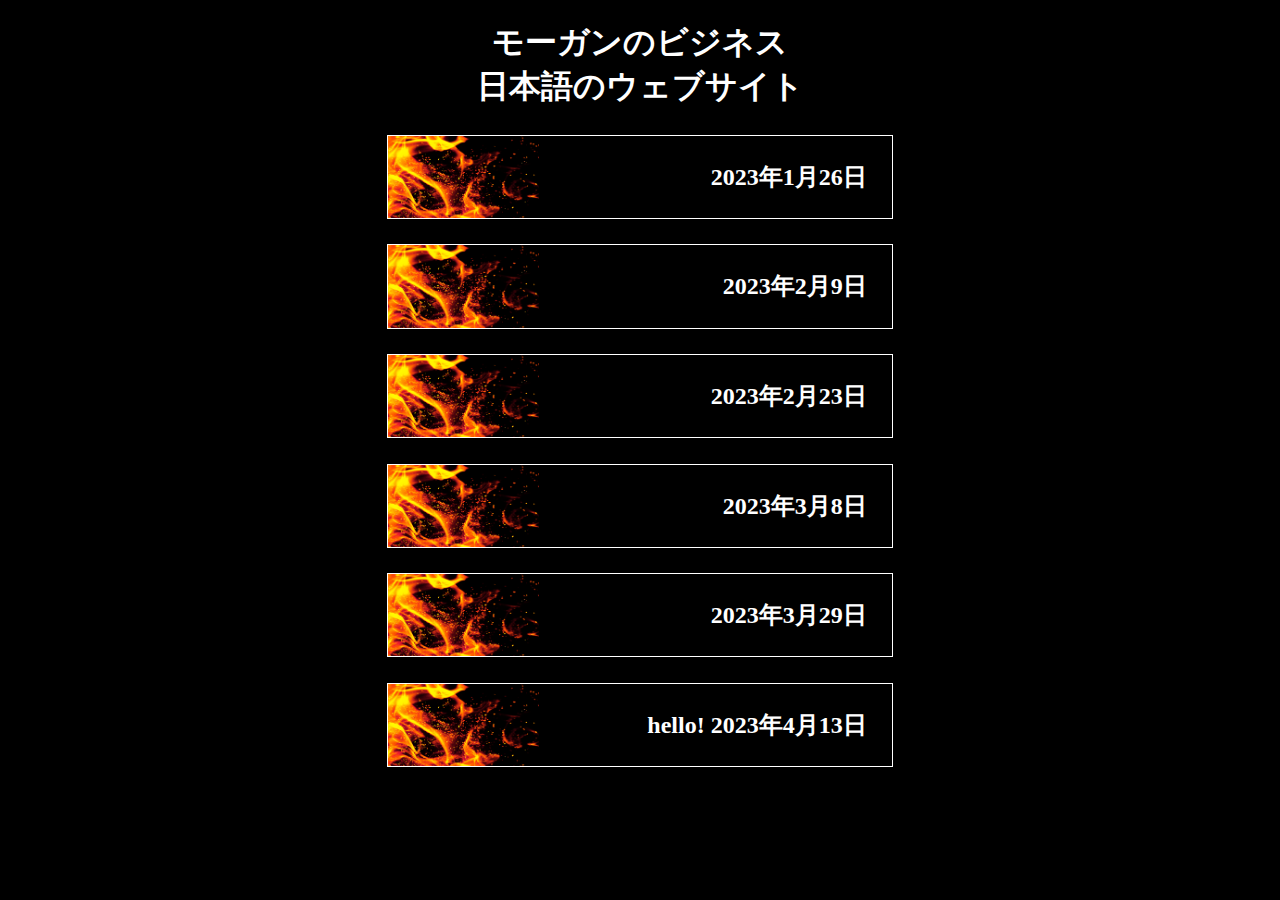
<file: index.html>
<!DOCTYPE html>
<link rel="icon" href="./images/icon1.png">
<html>
    <head>
        <link rel="stylesheet" href="./main.css">
    </head>
    <body>
        <h1>モーガンのビジネス<br>日本語のウェブサイト</h1>
        <div class="postBtn">
            <a href="./blogPost/240126.html">2023年1月26日</a>
        </div>
        <div class="postBtn">
            <a href="./blogPost/240209.html">2023年2月9日</a>
        </div>
        <div class="postBtn">
            <a href="./blogPost/240223.html">2023年2月23日</a>
        </div>
        <div class="postBtn">
            <a href="./blogPost/240308.html">2023年3月8日</a>
        </div>
        <div class="postBtn">
            <a href="./blogPost/240329.html">2023年3月29日</a>
        </div>
        <div class="postBtn">
            <a href="./blogPost/240412.html">hello! 2023年4月13日</a>
        </div>
    </body>
</html>
</file>
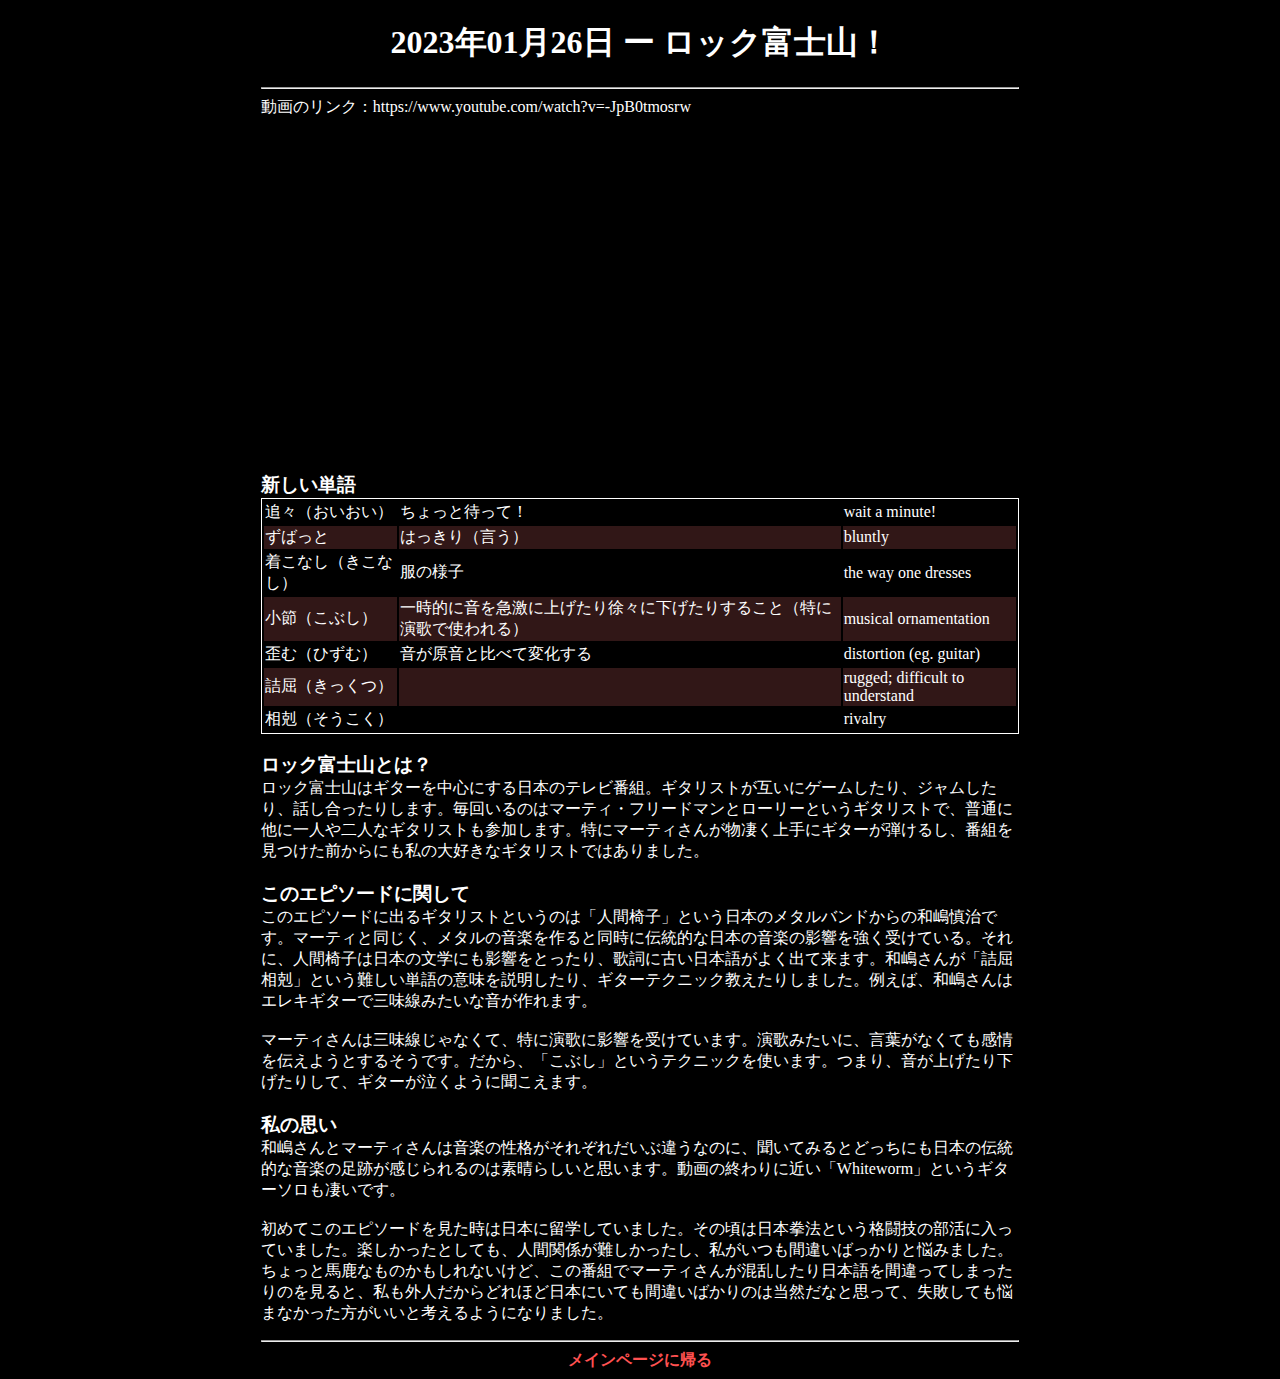
<file: blogPost/230126.html>
<!DOCTYPE html>
<html>
    <head>
        <link rel="stylesheet" href="./post.css">
    </head>
    <body>
        <h1>2023年01月26日 ー ロック富士山！</h1>
        <hr>
        <div class="body">
            <!-- <p style="color:red;font-weight: bolder;">このポストはまだ完成していない</p> -->
            <p>動画のリンク：https://www.youtube.com/watch?v=-JpB0tmosrw</p>
            <!-- video embed -->
            <iframe width="560" height="315" src="https://www.youtube.com/embed/-JpB0tmosrw?si=8hXaUTAEzGcLlnOW" title="YouTube video player" frameborder="0" allow="accelerometer; autoplay; clipboard-write; encrypted-media; gyroscope; picture-in-picture; web-share" allowfullscreen></iframe>
            <!-- vocab table -->
            <h3>新しい単語</h3>
            <table>
                <tr>
                    <td>追々（おいおい）</td>
                    <td>ちょっと待って！</td>
                    <td>wait a minute!</td>
                </tr>
                <tr>
                    <td>ずばっと</td>
                    <td>はっきり（言う）</td>
                    <td>bluntly</td>
                </tr>
                <tr>
                    <td>着こなし（きこなし）</td>
                    <td>服の様子</td>
                    <td>the way one dresses</td>
                </tr>
                <tr>
                    <td>小節（こぶし）</td>
                    <td>一時的に音を急激に上げたり徐々に下げたりすること（特に演歌で使われる）</td>
                    <td>musical ornamentation</td>
                </tr>
                <tr>
                    <td>歪む（ひずむ）</td>
                    <td>音が原音と比べて変化する</td>
                    <td>distortion (eg. guitar)</td>
                </tr>
                <tr>
                    <td>詰屈（きっくつ）</td>
                    <td></td>
                    <td>rugged; difficult to understand</td>
                </tr>
                <tr>
                    <td>相剋（そうこく）</td>
                    <td></td>
                    <td>rivalry</td>
                </tr>
            </table>
            <h3>ロック富士山とは？</h3>
            <p>
                ロック富士山はギターを中心にする日本のテレビ番組。ギタリストが互いにゲームしたり、ジャムしたり、話し合ったりします。毎回いるのはマーティ・フリードマンとローリーというギタリストで、普通に他に一人や二人なギタリストも参加します。特にマーティさんが物凄く上手にギターが弾けるし、番組を見つけた前からにも私の大好きなギタリストではありました。
            </p>
            <h3>このエピソードに関して</h3>
            <p>
                このエピソードに出るギタリストというのは「人間椅子」という日本のメタルバンドからの和嶋慎治です。マーティと同じく、メタルの音楽を作ると同時に伝統的な日本の音楽の影響を強く受けている。それに、人間椅子は日本の文学にも影響をとったり、歌詞に古い日本語がよく出て来ます。和嶋さんが「詰屈相剋」という難しい単語の意味を説明したり、ギターテクニック教えたりしました。例えば、和嶋さんはエレキギターで三味線みたいな音が作れます。
                <br><br>
                マーティさんは三味線じゃなくて、特に演歌に影響を受けています。演歌みたいに、言葉がなくても感情を伝えようとするそうです。だから、「こぶし」というテクニックを使います。つまり、音が上げたり下げたりして、ギターが泣くように聞こえます。
            </p>
            <h3>私の思い</h3>
            <p>
                和嶋さんとマーティさんは音楽の性格がそれぞれだいぶ違うなのに、聞いてみるとどっちにも日本の伝統的な音楽の足跡が感じられるのは素晴らしいと思います。動画の終わりに近い「Whiteworm」というギターソロも凄いです。
                <br><br>
                初めてこのエピソードを見た時は日本に留学していました。その頃は日本拳法という格闘技の部活に入っていました。楽しかったとしても、人間関係が難しかったし、私がいつも間違いばっかりと悩みました。ちょっと馬鹿なものかもしれないけど、この番組でマーティさんが混乱したり日本語を間違ってしまったりのを見ると、私も外人だからどれほど日本にいても間違いばかりのは当然だなと思って、失敗しても悩まなかった方がいいと考えるようになりました。
            </p>
        </div>
        <hr>
        <div class="returnBtn">
            <a href="../index.html">メインページに帰る</a>
        </div>
    </body>
</html>
</file>
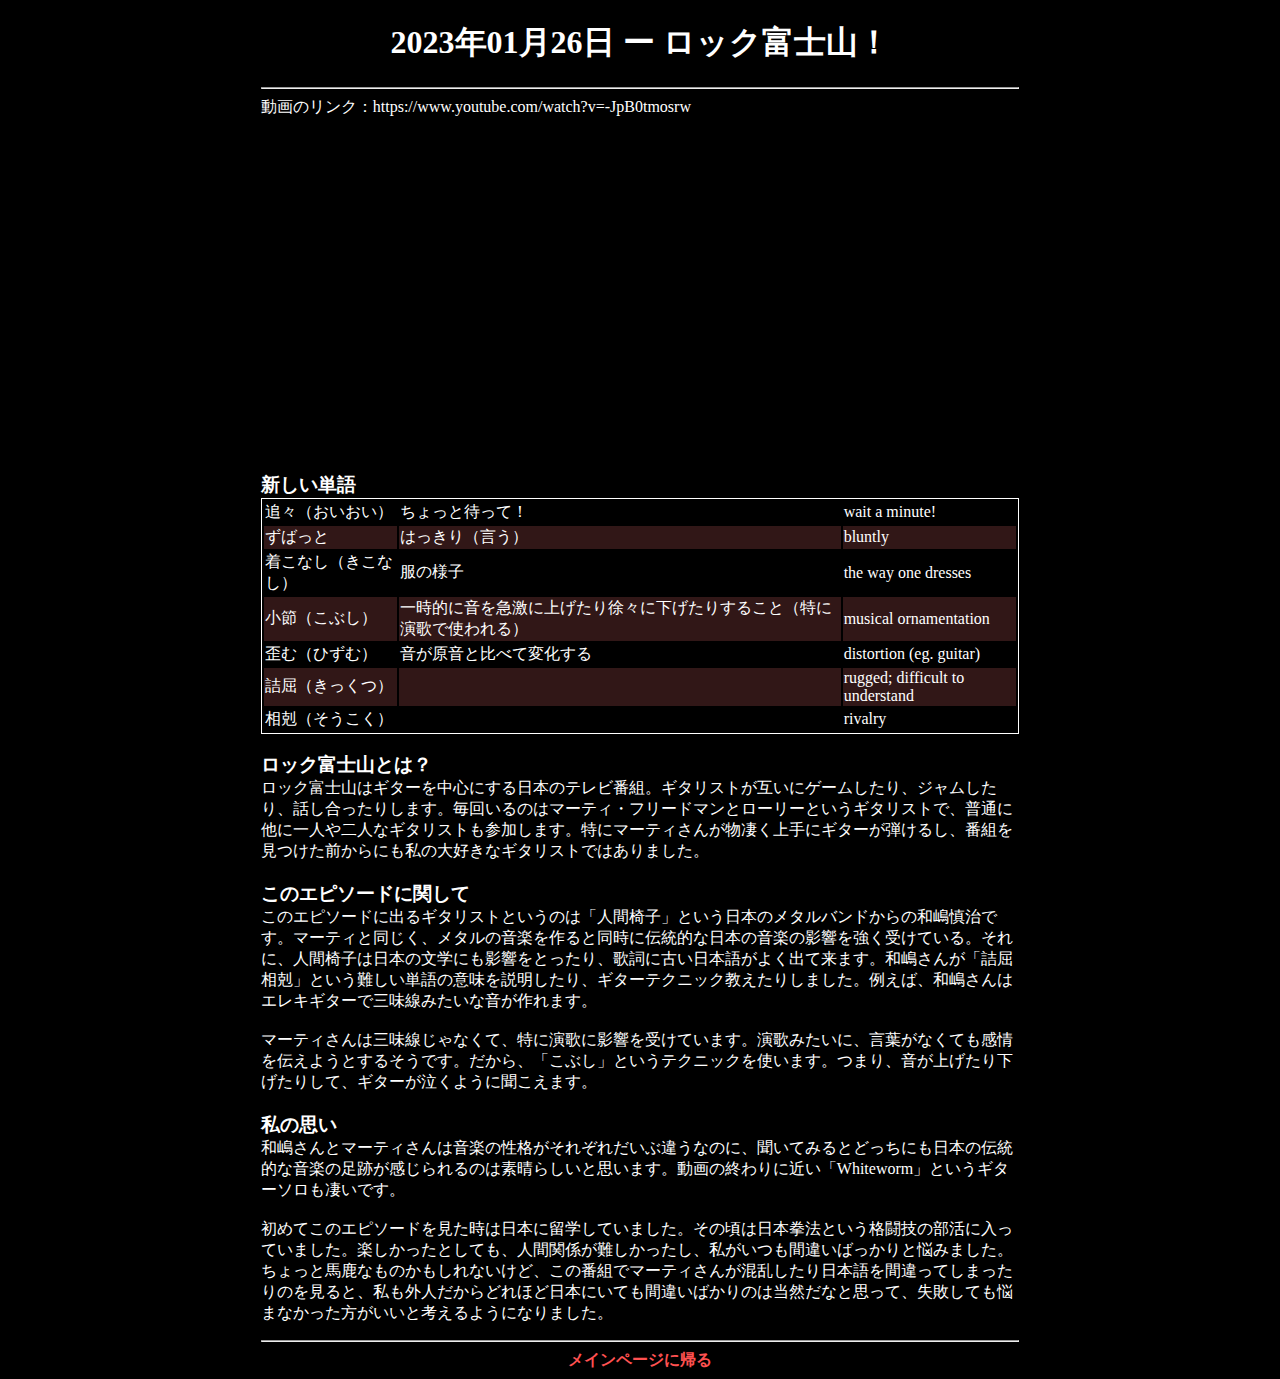
<file: blogPost/240126.html>
<!DOCTYPE html>
<link rel="icon" href="../images/icon1.png">
<html>
    <head>
        <link rel="stylesheet" href="./post.css">
    </head>
    <body>
        <h1>2023年01月26日 ー ロック富士山！</h1>
        <hr>
        <div class="body">
            <!-- <p style="color:red;font-weight: bolder;">このポストはまだ完成していない</p> -->
            <p>動画のリンク：https://www.youtube.com/watch?v=-JpB0tmosrw</p>
            <!-- video embed -->
            <iframe width="560" height="315" src="https://www.youtube.com/embed/-JpB0tmosrw?si=8hXaUTAEzGcLlnOW" title="YouTube video player" frameborder="0" allow="accelerometer; autoplay; clipboard-write; encrypted-media; gyroscope; picture-in-picture; web-share" allowfullscreen></iframe>
            <!-- vocab table -->
            <h3>新しい単語</h3>
            <table>
                <tr>
                    <td>追々（おいおい）</td>
                    <td>ちょっと待って！</td>
                    <td>wait a minute!</td>
                </tr>
                <tr>
                    <td>ずばっと</td>
                    <td>はっきり（言う）</td>
                    <td>bluntly</td>
                </tr>
                <tr>
                    <td>着こなし（きこなし）</td>
                    <td>服の様子</td>
                    <td>the way one dresses</td>
                </tr>
                <tr>
                    <td>小節（こぶし）</td>
                    <td>一時的に音を急激に上げたり徐々に下げたりすること（特に演歌で使われる）</td>
                    <td>musical ornamentation</td>
                </tr>
                <tr>
                    <td>歪む（ひずむ）</td>
                    <td>音が原音と比べて変化する</td>
                    <td>distortion (eg. guitar)</td>
                </tr>
                <tr>
                    <td>詰屈（きっくつ）</td>
                    <td></td>
                    <td>rugged; difficult to understand</td>
                </tr>
                <tr>
                    <td>相剋（そうこく）</td>
                    <td></td>
                    <td>rivalry</td>
                </tr>
            </table>
            <h3>ロック富士山とは？</h3>
            <p>
                ロック富士山はギターを中心にする日本のテレビ番組。ギタリストが互いにゲームしたり、ジャムしたり、話し合ったりします。毎回いるのはマーティ・フリードマンとローリーというギタリストで、普通に他に一人や二人なギタリストも参加します。特にマーティさんが物凄く上手にギターが弾けるし、番組を見つけた前からにも私の大好きなギタリストではありました。
            </p>
            <h3>このエピソードに関して</h3>
            <p>
                このエピソードに出るギタリストというのは「人間椅子」という日本のメタルバンドからの和嶋慎治です。マーティと同じく、メタルの音楽を作ると同時に伝統的な日本の音楽の影響を強く受けている。それに、人間椅子は日本の文学にも影響をとったり、歌詞に古い日本語がよく出て来ます。和嶋さんが「詰屈相剋」という難しい単語の意味を説明したり、ギターテクニック教えたりしました。例えば、和嶋さんはエレキギターで三味線みたいな音が作れます。
                <br><br>
                マーティさんは三味線じゃなくて、特に演歌に影響を受けています。演歌みたいに、言葉がなくても感情を伝えようとするそうです。だから、「こぶし」というテクニックを使います。つまり、音が上げたり下げたりして、ギターが泣くように聞こえます。
            </p>
            <h3>私の思い</h3>
            <p>
                和嶋さんとマーティさんは音楽の性格がそれぞれだいぶ違うなのに、聞いてみるとどっちにも日本の伝統的な音楽の足跡が感じられるのは素晴らしいと思います。動画の終わりに近い「Whiteworm」というギターソロも凄いです。
                <br><br>
                初めてこのエピソードを見た時は日本に留学していました。その頃は日本拳法という格闘技の部活に入っていました。楽しかったとしても、人間関係が難しかったし、私がいつも間違いばっかりと悩みました。ちょっと馬鹿なものかもしれないけど、この番組でマーティさんが混乱したり日本語を間違ってしまったりのを見ると、私も外人だからどれほど日本にいても間違いばかりのは当然だなと思って、失敗しても悩まなかった方がいいと考えるようになりました。
            </p>
        </div>
        <hr>
        <div class="returnBtn">
            <a href="../index.html">メインページに帰る</a>
        </div>
    </body>
</html>
</file>
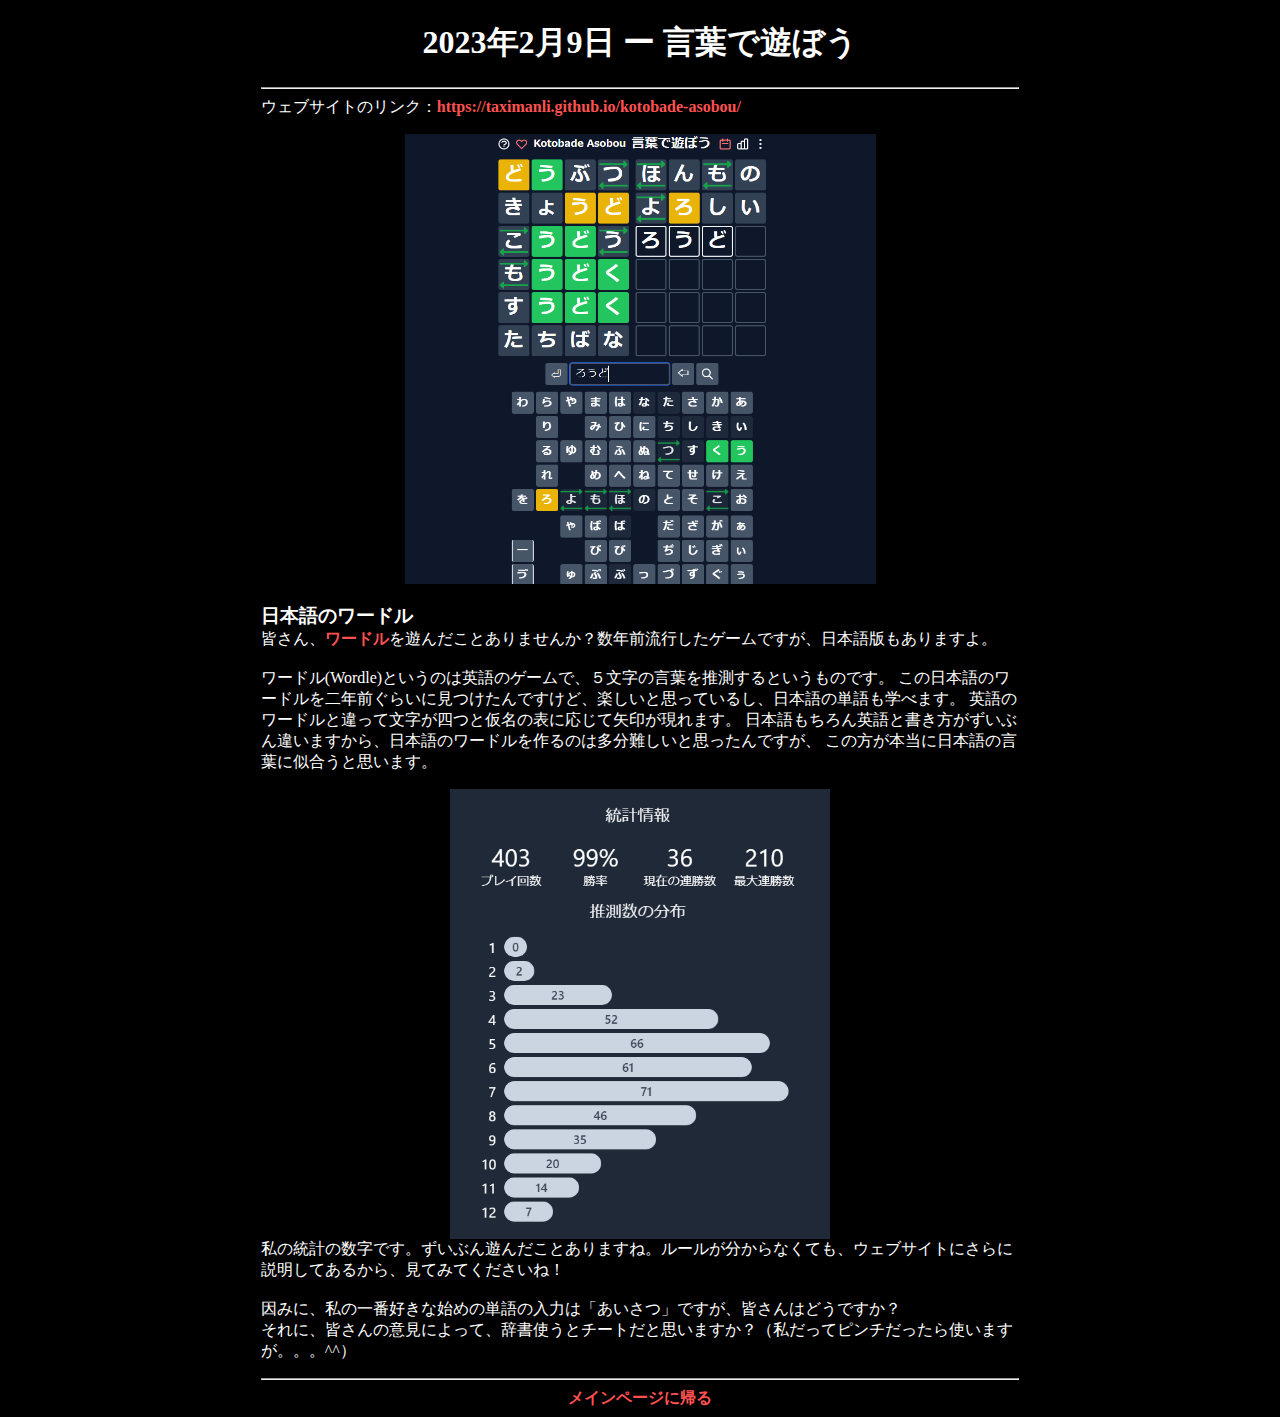
<file: blogPost/240209.html>
<!DOCTYPE html>
<link rel="icon" href="../images/icon1.png">
<html>
    <head>
        <link rel="stylesheet" href="./post.css">
    </head>
    <body>
        <h1>2023年2月9日 ー 言葉で遊ぼう</h1>
        <hr>
        <div class="body">
            <p>ウェブサイトのリンク：<a href="https://taximanli.github.io/kotobade-asobou/">https://taximanli.github.io/kotobade-asobou/</a></p>
            <img class = "mainImg" src="../images/kotobadeAsobou.png">
            <h3>日本語のワードル</h3>
            <p>
                皆さん、<a href="https://www.nytimes.com/games/wordle/index.html">ワードル</a>を遊んだことありませんか？数年前流行したゲームですが、日本語版もありますよ。
                <br><br>
                ワードル(Wordle)というのは英語のゲームで、５文字の言葉を推測するというものです。
                この日本語のワードルを二年前ぐらいに見つけたんですけど、楽しいと思っているし、日本語の単語も学べます。
                英語のワードルと違って文字が四つと仮名の表に応じて矢印が現れます。
                日本語もちろん英語と書き方がずいぶん違いますから、日本語のワードルを作るのは多分難しいと思ったんですが、
                この方が本当に日本語の言葉に似合うと思います。
            </p>
            <img class = "mainImg" src="../images/kotobaStats.png">
            <p>
                私の統計の数字です。ずいぶん遊んだことありますね。ルールが分からなくても、ウェブサイトにさらに説明してあるから、見てみてくださいね！
                <br><br>
                因みに、私の一番好きな始めの単語の入力は「あいさつ」ですが、皆さんはどうですか？
                <br>
                それに、皆さんの意見によって、辞書使うとチートだと思いますか？（私だってピンチだったら使いますが。。。^^）
            </p>
        </div>
        <hr>
        <div class="returnBtn">
            <a href="../index.html">メインページに帰る</a>
        </div>
    </body>
</html>
</file>
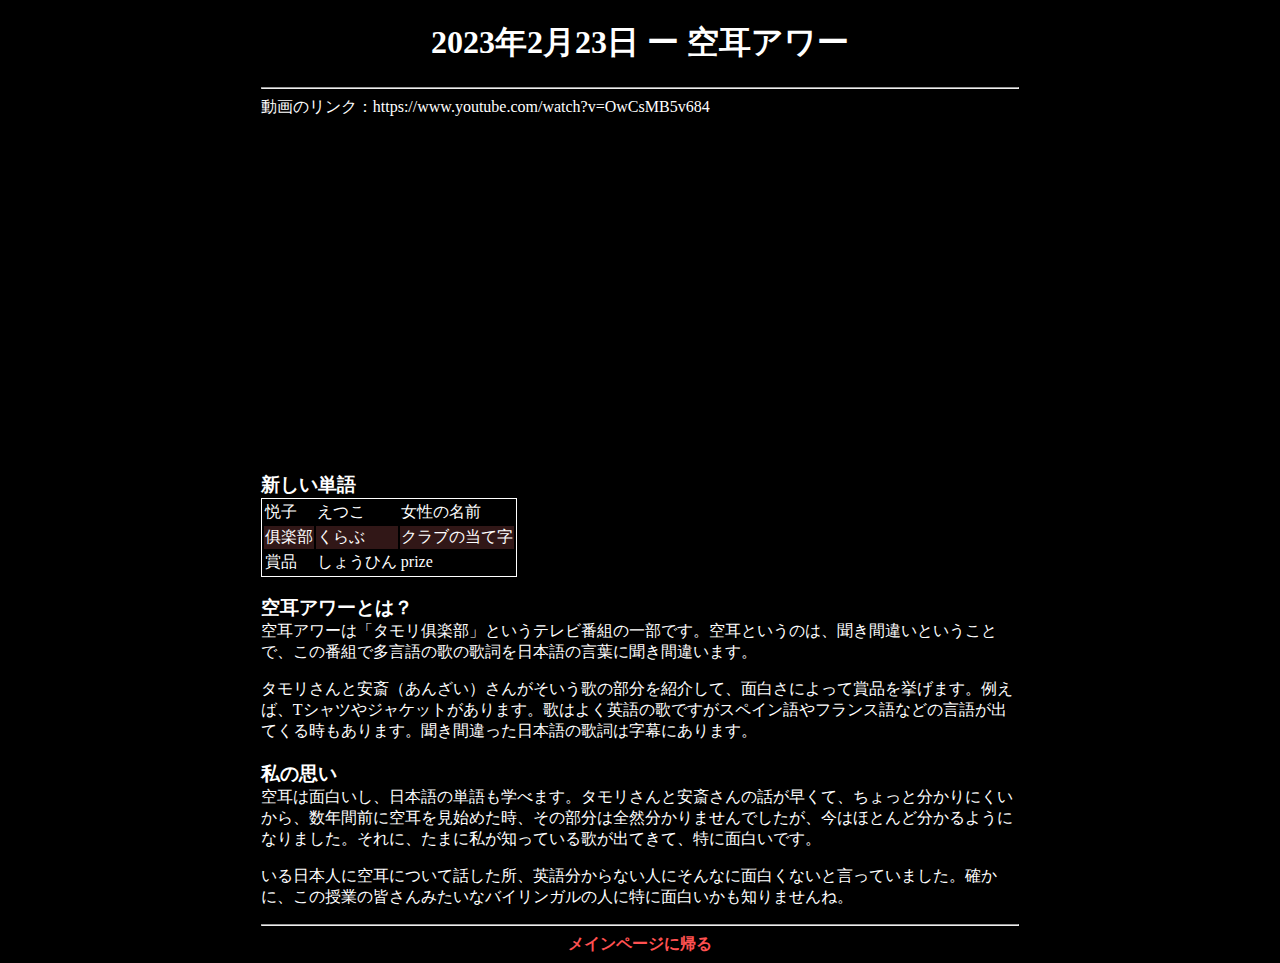
<file: blogPost/240223.html>
<!DOCTYPE html>
<link rel="icon" href="../images/icon1.png">
<html>
    <head>
        <link rel="stylesheet" href="./post.css">
    </head>
    <body>
        <h1>2023年2月23日 ー 空耳アワー</h1>
        <hr>
        <div class="body">
            <!-- <p style="color:red;font-weight: bolder;">このポストはまだ完成していない</p> -->
            <p>動画のリンク：https://www.youtube.com/watch?v=OwCsMB5v684</p>
            <!-- video embed -->
            <iframe width="560" height="315" src="https://www.youtube.com/embed/OwCsMB5v684?si=RL_-2_XP8wIQQtTq" title="YouTube video player" frameborder="0" allow="accelerometer; autoplay; clipboard-write; encrypted-media; gyroscope; picture-in-picture; web-share" allowfullscreen></iframe>
            <!-- vocab table -->
            <h3>新しい単語</h3>
            <table>
                <tr>
                    <td>悦子</td>
                    <td>えつこ</td>
                    <td>女性の名前</td>
                </tr>
                <tr>
                    <td>俱楽部</td>
                    <td>くらぶ</td>
                    <td>クラブの当て字</td>
                </tr>
                <tr>
                    <td>賞品</td>
                    <td>しょうひん</td>
                    <td>prize</td>
                </tr>
            </table>
            <h3>空耳アワーとは？</h3>
            <p>
                空耳アワーは「タモリ俱楽部」というテレビ番組の一部です。空耳というのは、聞き間違いということで、この番組で多言語の歌の歌詞を日本語の言葉に聞き間違います。
            </p>
            <p>
                タモリさんと安斎（あんざい）さんがそいう歌の部分を紹介して、面白さによって賞品を挙げます。例えば、Tシャツやジャケットがあります。歌はよく英語の歌ですがスペイン語やフランス語などの言語が出てくる時もあります。聞き間違った日本語の歌詞は字幕にあります。
            </p>
            <h3>私の思い</h3>
            <p>
                空耳は面白いし、日本語の単語も学べます。タモリさんと安斎さんの話が早くて、ちょっと分かりにくいから、数年間前に空耳を見始めた時、その部分は全然分かりませんでしたが、今はほとんど分かるようになりました。それに、たまに私が知っている歌が出てきて、特に面白いです。
            </p>
            <p>
                いる日本人に空耳について話した所、英語分からない人にそんなに面白くないと言っていました。確かに、この授業の皆さんみたいなバイリンガルの人に特に面白いかも知りませんね。
            </p>
        </div>
        <hr>
        <div class="returnBtn">
            <a href="../index.html">メインページに帰る</a>
        </div>
    </body>
</html>
</file>
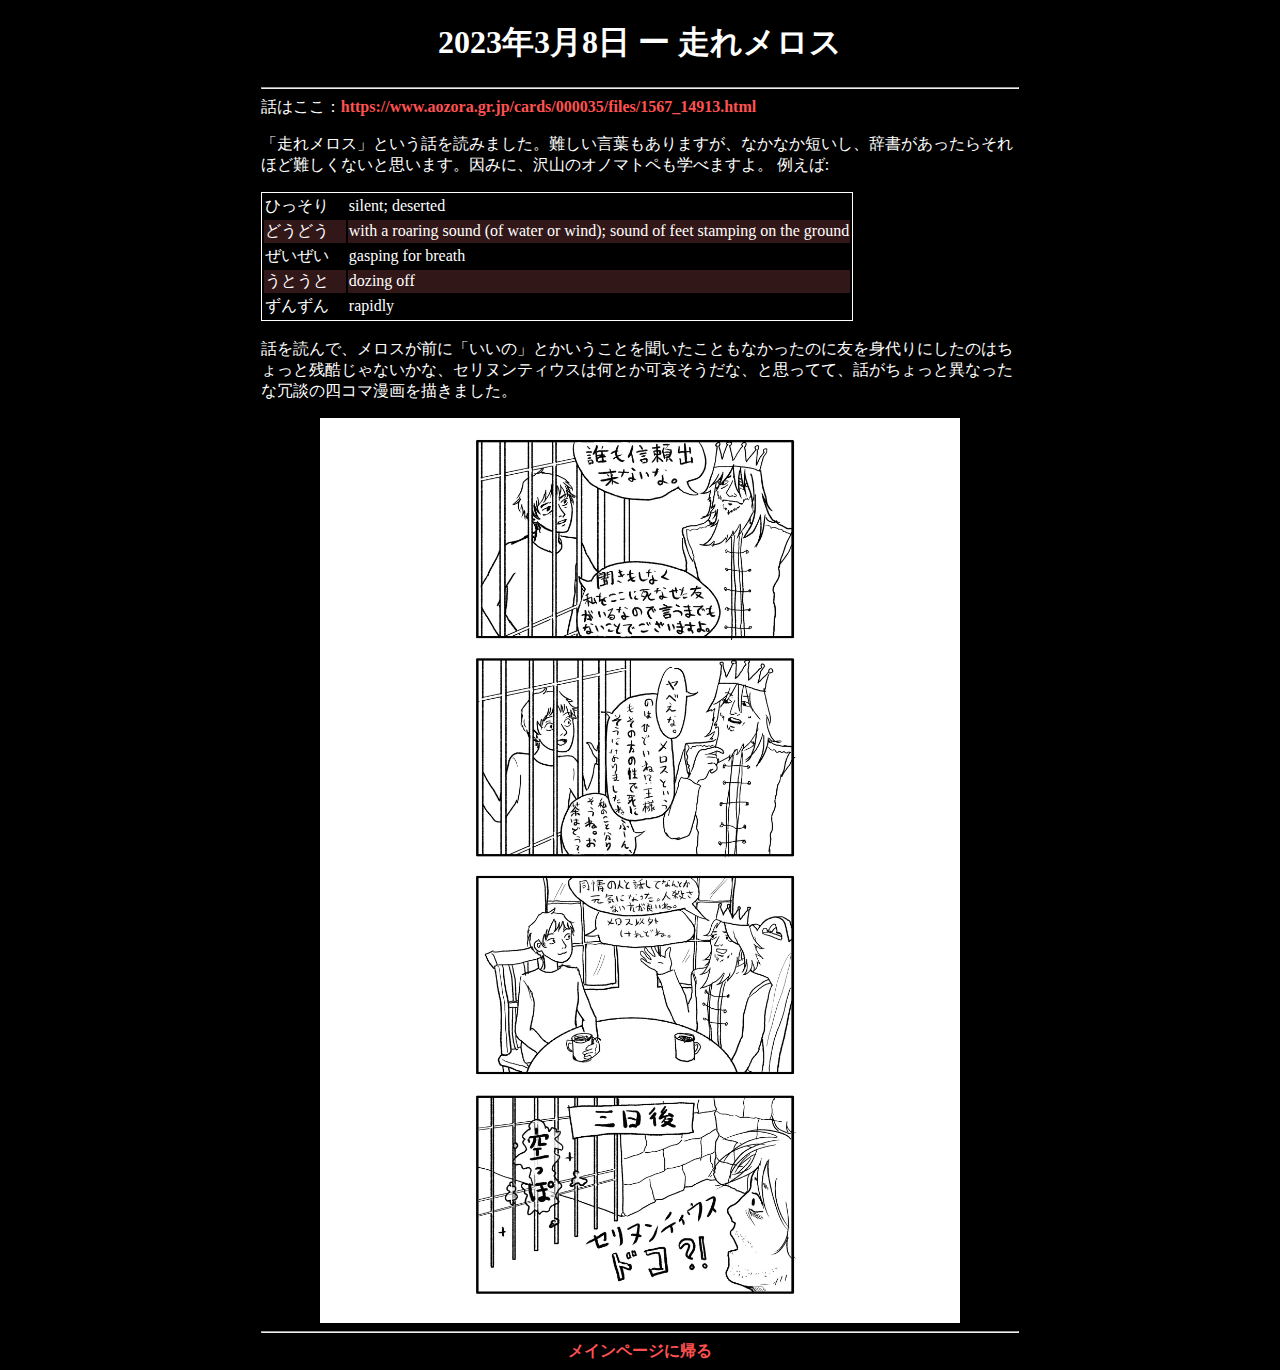
<file: blogPost/240308.html>
<!DOCTYPE html>
<link rel="icon" href="../images/icon1.png">
<html>
    <head>
        <link rel="stylesheet" href="./post.css">
    </head>
    <body>
        <h1>2023年3月8日 ー 走れメロス</h1>
        <hr>
        <div class="body">
            <!-- <p style="color:red;font-weight: bolder;">このポストはまだ完成していない</p> -->
            <p>話はここ：<a href="https://www.aozora.gr.jp/cards/000035/files/1567_14913.html">https://www.aozora.gr.jp/cards/000035/files/1567_14913.html</a></p>
            <p>
                「走れメロス」という話を読みました。難しい言葉もありますが、なかなか短いし、辞書があったらそれほど難しくないと思います。因みに、沢山のオノマトペも学べますよ。
                例えば:
            </p>
            <table>
                <tr>
                    <td>ひっそり　</td>
                    <td>silent; deserted</td>
                </tr>
                <tr>
                    <td>どうどう</td>
                    <td>with a roaring sound (of water or wind); sound of feet stamping on the ground</td>
                </tr>
                <tr>
                    <td>ぜいぜい</td>
                    <td>gasping for breath</td>
                </tr>
                <tr>
                    <td>うとうと</td>
                    <td>dozing off</td>
                </tr>
                <tr>
                    <td>ずんずん</td>
                    <td>rapidly</td>
                </tr>
            </table>
            <br>
            <p>
                話を読んで、メロスが前に「いいの」とかいうことを聞いたこともなかったのに友を身代りにしたのはちょっと残酷じゃないかな、セリヌンティウスは何とか可哀そうだな、と思ってて、話がちょっと異なったな冗談の四コマ漫画を描きました。
            </p>
            <img class = "bigImg" src="../images/Meros.jpg">
        </div>
        <hr>
        <div class="returnBtn">
            <a href="../index.html">メインページに帰る</a>
        </div>
    </body>
</html>
</file>
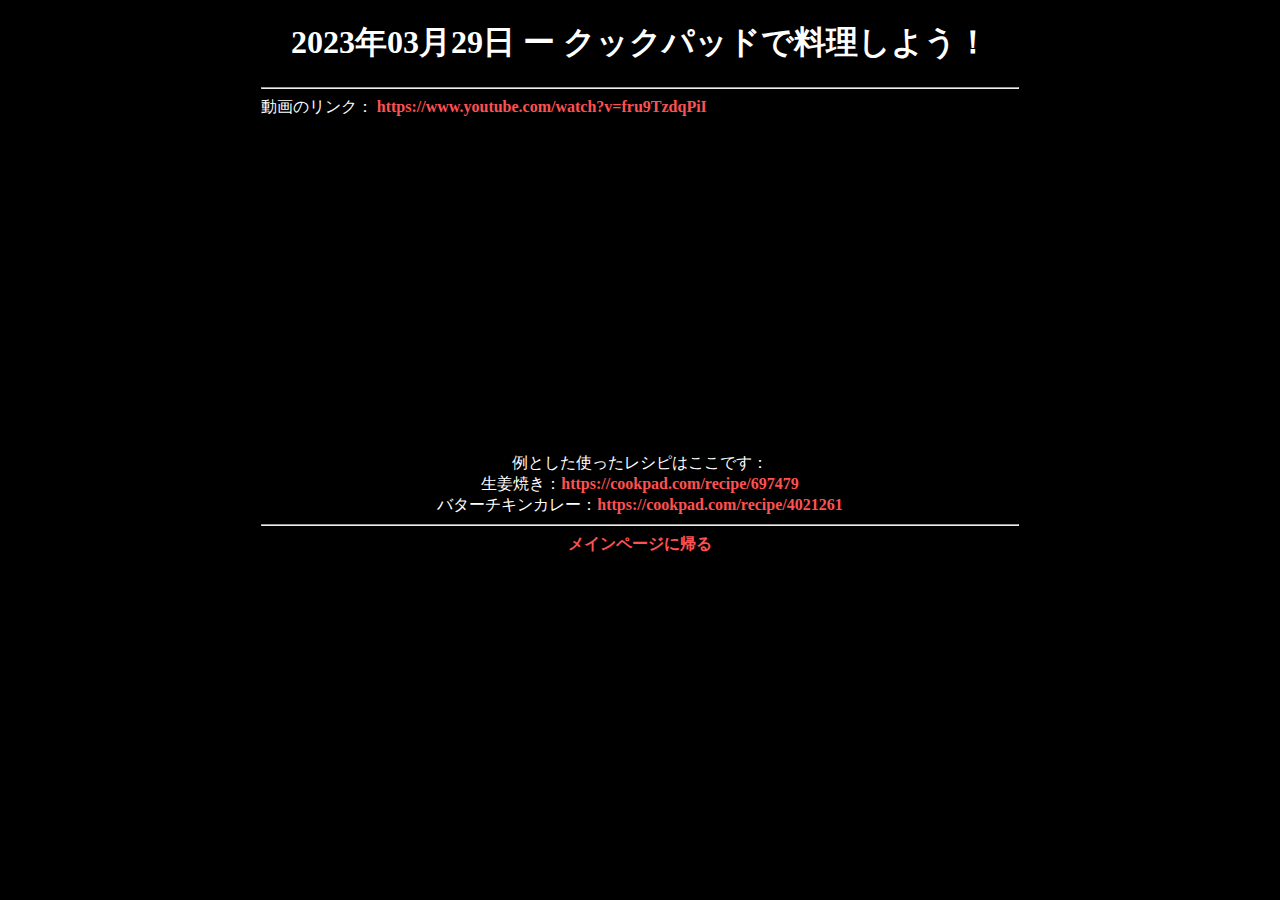
<file: blogPost/240329.html>
<!DOCTYPE html>
<link rel="icon" href="../images/icon1.png">
<html>
    <head>
        <link rel="stylesheet" href="./post.css">
    </head>
    <body>
        <h1>2023年03月29日 ー クックパッドで料理しよう！</h1>
        <hr>
        <div class="body">
            <!-- <p style="color:red;font-weight: bolder;">このポストはまだ完成していない</p> -->
            <p>動画のリンク： <a href="https://www.youtube.com/watch?v=fru9TzdqPiI">https://www.youtube.com/watch?v=fru9TzdqPiI</a></p>
            <!-- video embed -->
            <iframe width="560" height="315" src="https://www.youtube.com/embed/fru9TzdqPiI?si=8JU1sgmQXLZTktzJ" title="YouTube video player" frameborder="0" allow="accelerometer; autoplay; clipboard-write; encrypted-media; gyroscope; picture-in-picture; web-share" referrerpolicy="strict-origin-when-cross-origin" allowfullscreen></iframe>
        </div>
        <body>
            例とした使ったレシピはここです：
            <br>
            生姜焼き：<a href="https://cookpad.com/recipe/697479">https://cookpad.com/recipe/697479</a>
            <br>
            バターチキンカレー：<a href="https://cookpad.com/recipe/4021261">https://cookpad.com/recipe/4021261</a>
        </body>
        <hr>
        <div class="returnBtn">
            <a href="../index.html">メインページに帰る</a>
        </div>
    </body>
</html>
</file>
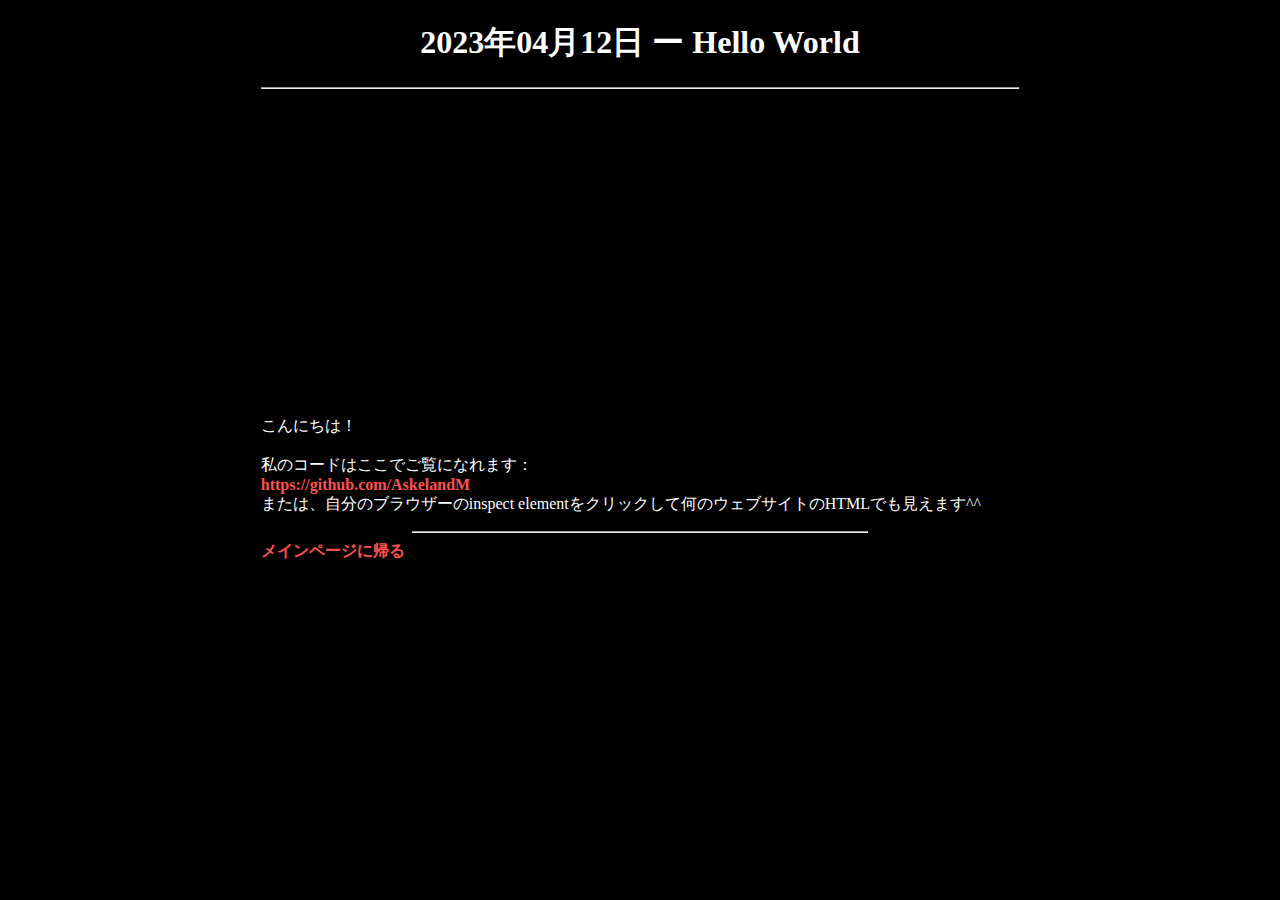
<file: blogPost/240412.html>
<!DOCTYPE html>
<link rel="icon" href="../images/icon1.png">
<html>
    <head>
        <link rel="stylesheet" href="./post.css">
    </head>
    <body>
        <h1>2023年04月12日 ー Hello World</h1>
        <hr>
        <div class="body">
            <!-- <p style="color:red;font-weight: bolder;">このポストはまだ完成していない</p> -->
            <!-- stuff here -->
            <iframe width="560" height="315" src="https://www.youtube.com/embed/EKRdBSPo_J8?si=QqYgZzErmfiqAg7g" title="YouTube video player" frameborder="0" allow="accelerometer; autoplay; clipboard-write; encrypted-media; gyroscope; picture-in-picture; web-share" referrerpolicy="strict-origin-when-cross-origin" allowfullscreen></iframe>
            <p>
                こんにちは！
                <br><br>
                私のコードはここでご覧になれます：<br>
                <a href="https://github.com/AskelandM">https://github.com/AskelandM</a><br>
                または、自分のブラウザーのinspect elementをクリックして何のウェブサイトのHTMLでも見えます^^
            </p>
        </body>
        <hr>
        <div class="returnBtn">
            <a href="../index.html">メインページに帰る</a>
        </div>
    </body>
</html>
</file>
<file: main.css>
body {
    background-color: black;
    color: white;
    text-align: center;
}

.postBtn {
    text-align: right;
    margin-top: 2%;
    margin-right: 30%;
    margin-left: 30%;
    border: white;
    border-style: solid;
    border-width: 1px;
    font-size: x-large;
    background-image: url("images/fireRight.png");
    background-size: 30%;
    background-repeat: no-repeat;
}

a {
    padding: 5%;
    display: block;
    color: white;
    text-decoration: none;
    font-weight: bold;
    /* cursor: url("./images/flying\ v.cur"), auto; */
}
</file>
<file: blogPost/post.css>
body {
    background-color: black;
    color: white;
    text-align: center;
}

hr {
    margin-right: 20%; 
    margin-left: 20%;
}

h3 {
    margin-bottom: 0;
}

p {
    margin-top: 0;
}

.body {
    text-align: left;
    display: block;
    margin-left: 20%;
    margin-right: 20%;
}

.mainImg {
    display: block;
    margin-left: auto;
    margin-right: auto;
    width: auto;
    max-height: 50vh;
}

.bigImg {
    display: block;
    margin-left: auto;
    margin-right: auto;
    width: 50vw;
}

a {
    color: rgb(255, 81, 81);
    font-weight: bold;
    text-decoration: none;
    /* cursor: url("../images/flying\ v.cur"), auto; */
}

table {
    border: 1px solid white;
    margin-top: 0;
}

tr:nth-child(even){background-color: #ff777731;}
</file>
